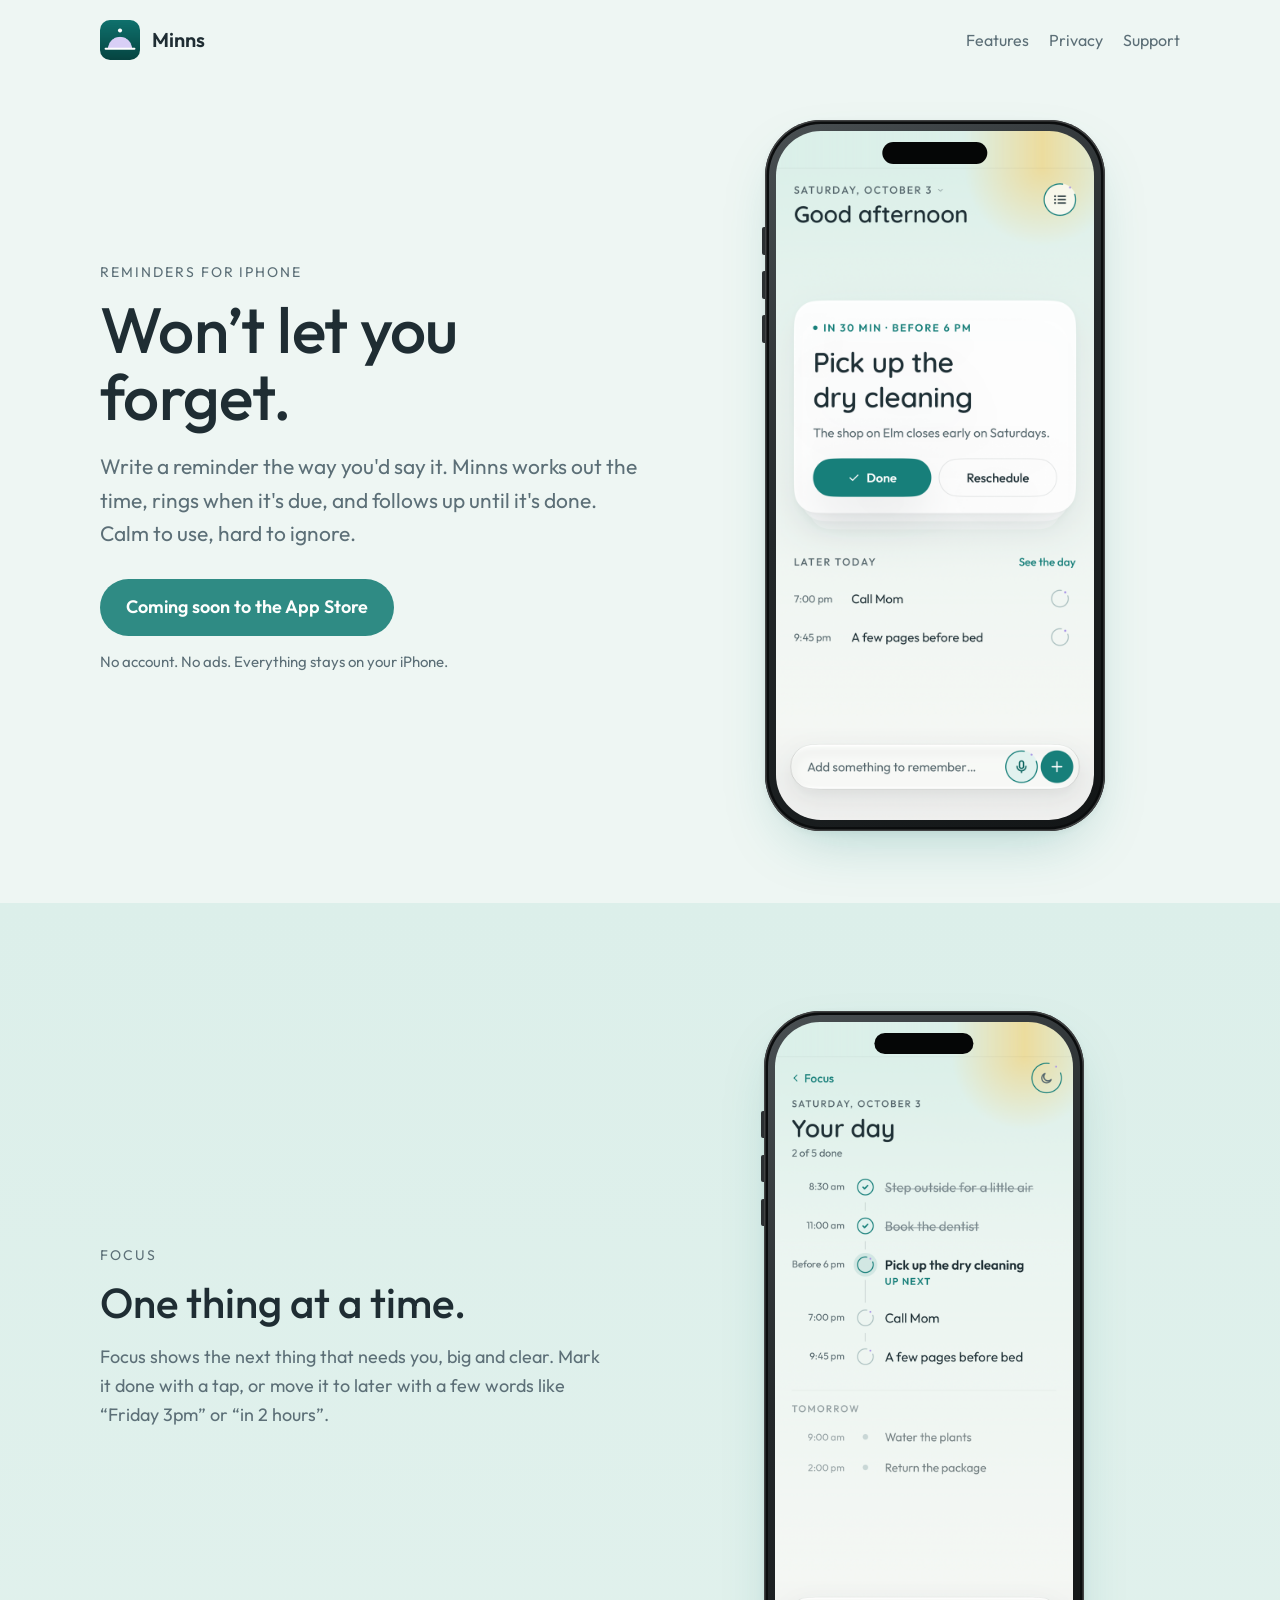
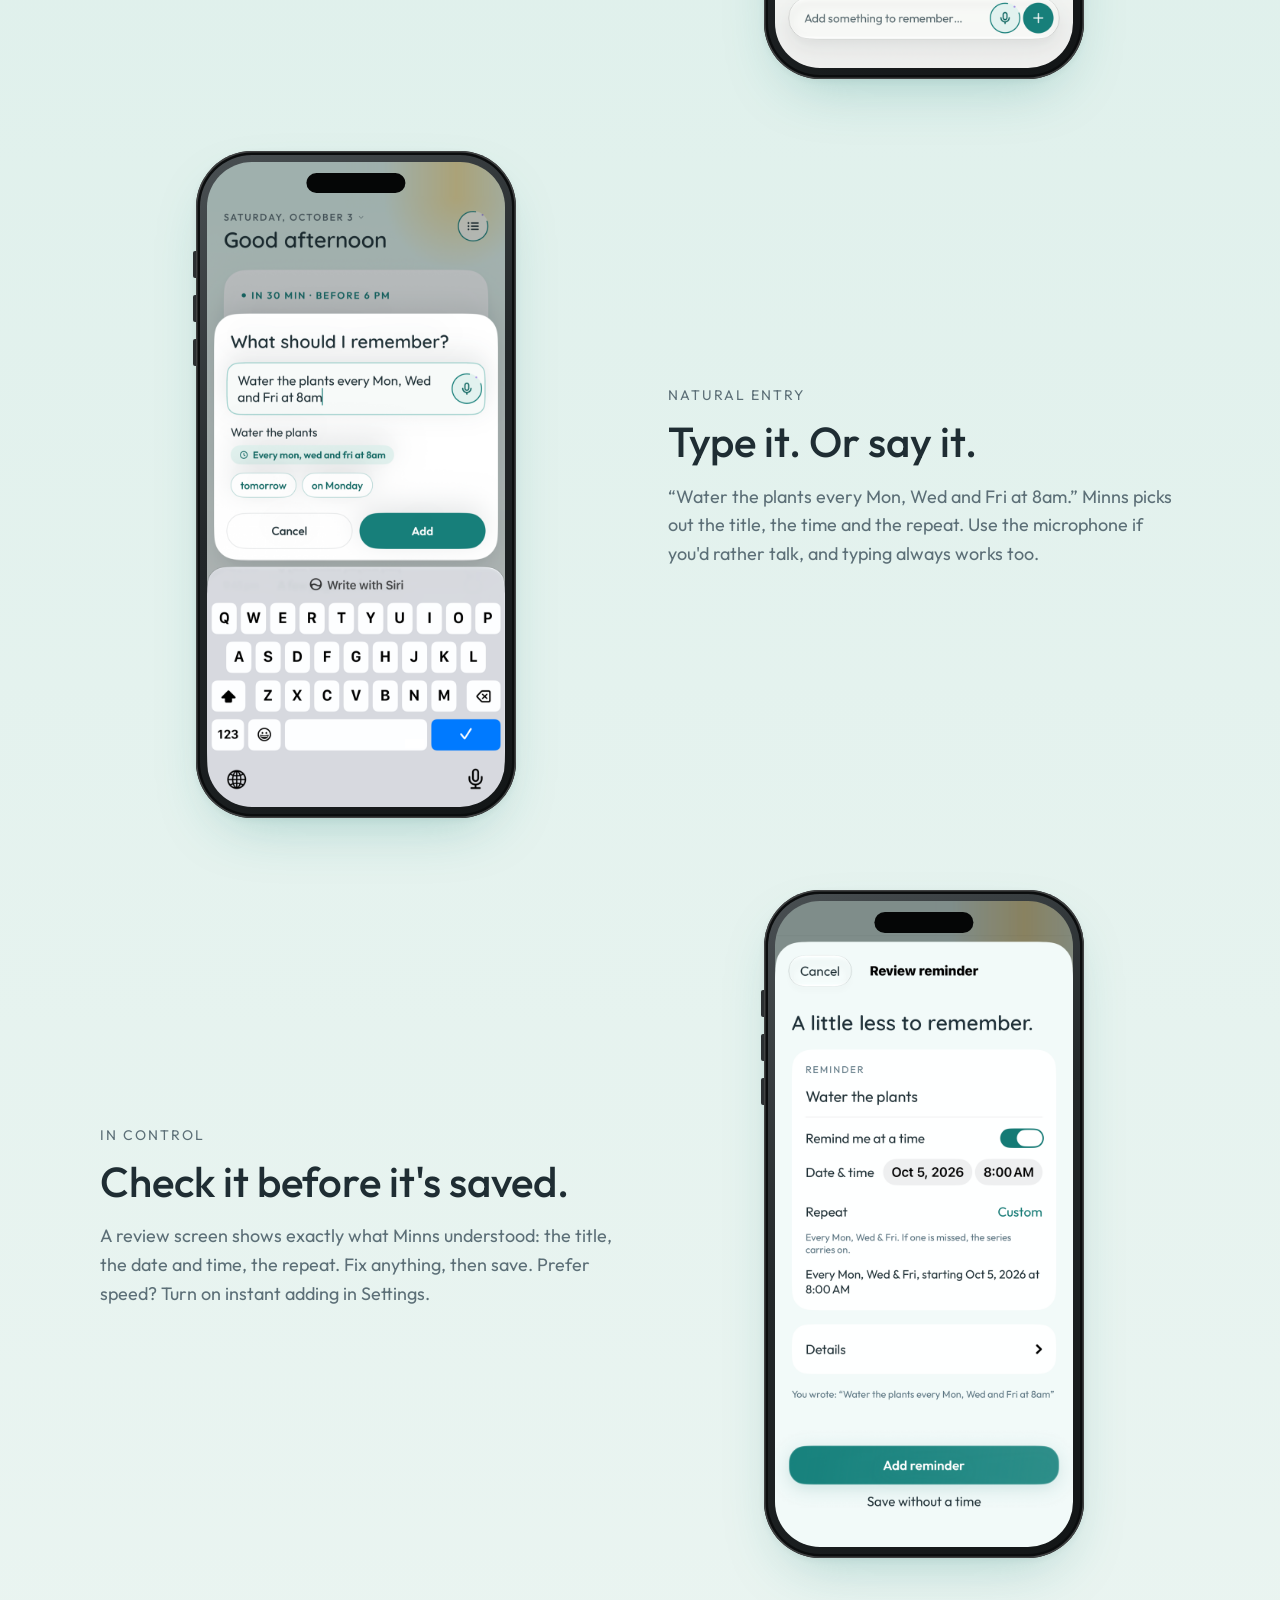
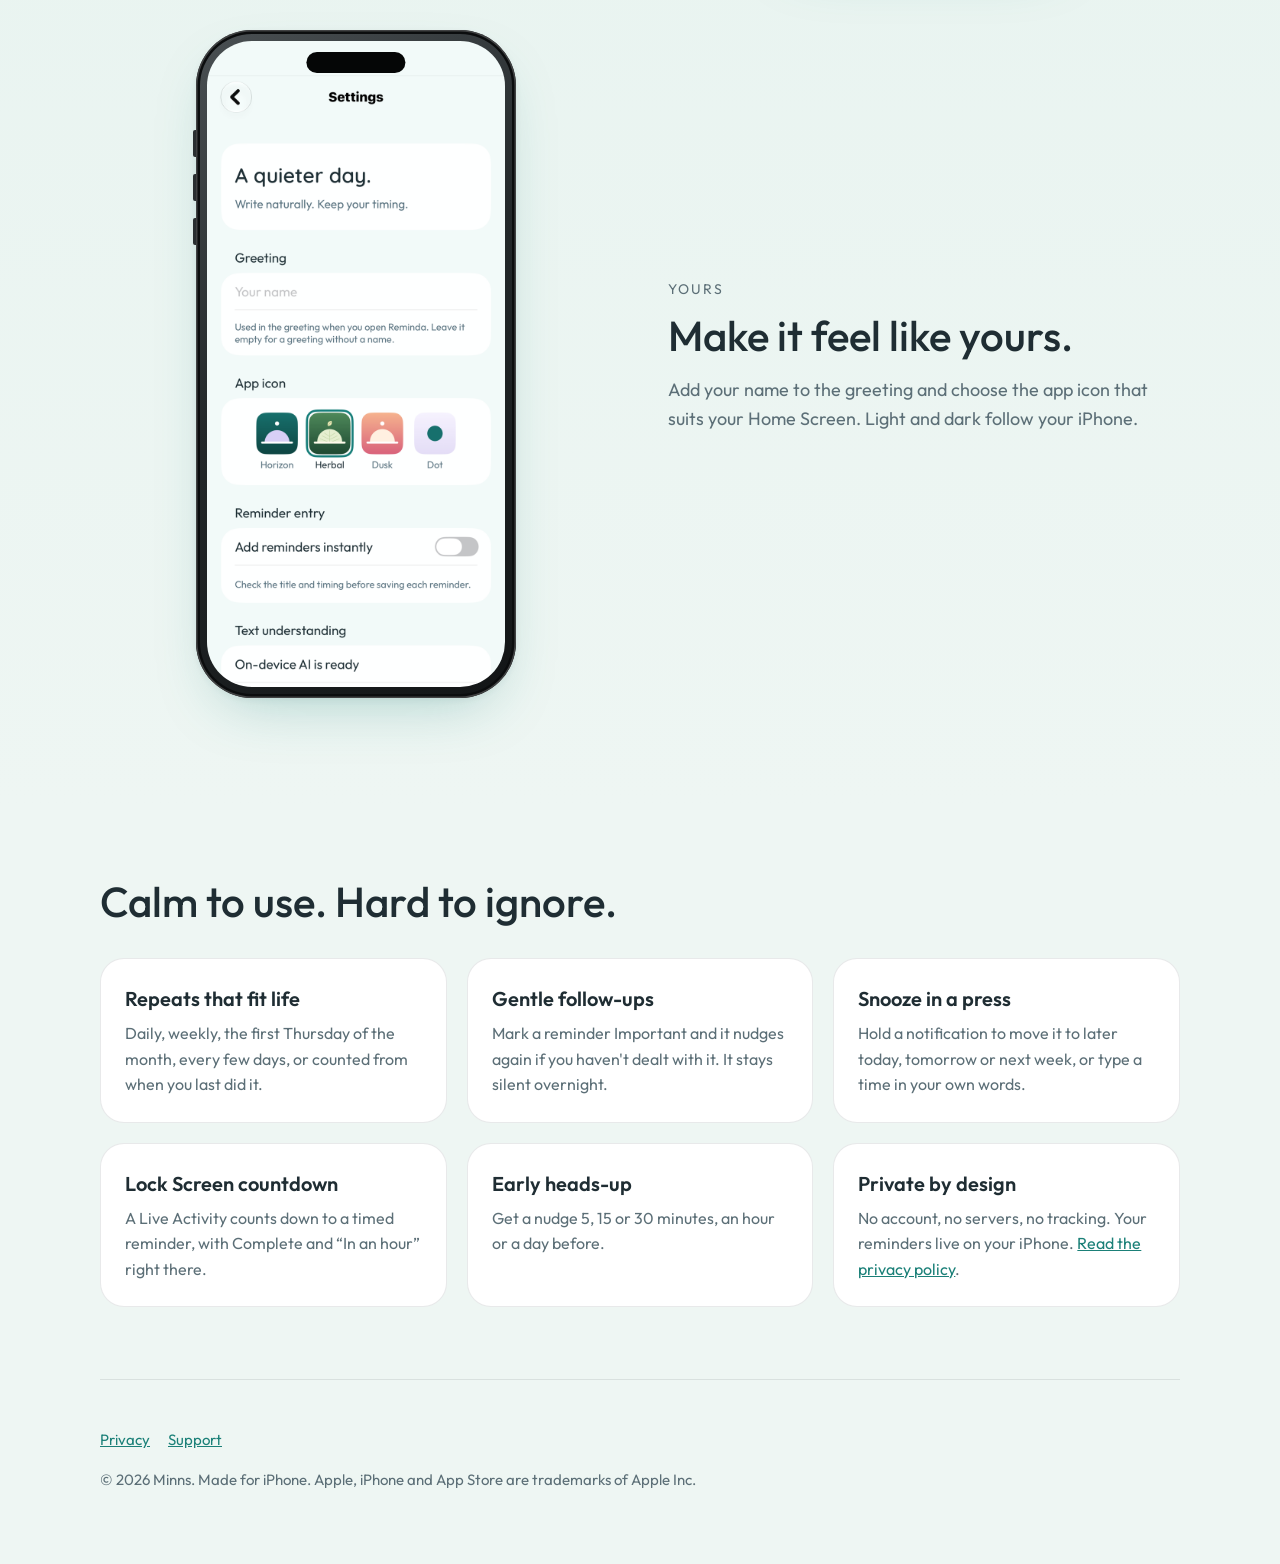
<file: index.html>
<!doctype html>
<html lang="en">
<head>
<meta charset="utf-8">
<meta name="viewport" content="width=device-width, initial-scale=1">
<title>Minns — Won’t Let You Forget</title>
<meta name="description" content="Minns is an iPhone reminder app that won't let you forget. Type or say a reminder the way you'd write it, and it rings when it's due and follows up until it's done. No account, everything stays on your phone.">
<meta name="theme-color" content="#eef6f3">
<link rel="icon" href="icon.png">
<link rel="apple-touch-icon" href="icon.png">
<link rel="preconnect" href="https://fonts.googleapis.com">
<link rel="preconnect" href="https://fonts.gstatic.com" crossorigin>
<link rel="stylesheet" href="https://fonts.googleapis.com/css2?family=Outfit:wght@400;500;600&display=swap">
<link rel="stylesheet" href="style.css">
</head>
<body>
<div class="wrap">
  <header class="site">
    <a class="brand" href="./"><img src="icon.png" alt="" width="40" height="40">Minns</a>
    <nav class="site"><a href="#features">Features</a><a href="privacy.html">Privacy</a><a href="support.html">Support</a></nav>
  </header>

  <section class="hero">
    <div>
      <p class="eyebrow">Reminders for iPhone</p>
      <h1>Won’t let you forget.</h1>
      <p class="lede">Write a reminder the way you'd say it. Minns works out the time, rings when it's due, and follows up until it's done. Calm to use, hard to ignore.</p>
      <span class="badge soon">Coming soon to the App Store</span>
      <p class="note">No account. No ads. Everything stays on your iPhone.</p>
    </div>
    <div class="phone"><img src="assets/focus.png" width="780" height="1690" alt="Minns's Focus screen showing one reminder, Pick up the dry cleaning, with Done and Reschedule buttons"></div>
  </section>
</div>

<section class="band wash" id="features">
  <div class="wrap">
    <div class="feature">
      <div class="copy">
        <p class="eyebrow">Focus</p>
        <h2>One thing at a time.</h2>
        <p>Focus shows the next thing that needs you, big and clear. Mark it done with a tap, or move it to later with a few words like “Friday 3pm” or “in 2 hours”.</p>
      </div>
      <div class="phone"><img src="assets/day.png" width="780" height="1690" loading="lazy" alt="Your day timeline with two reminders done, the next one highlighted, and tomorrow below"></div>
    </div>

    <div class="feature flip">
      <div class="copy">
        <p class="eyebrow">Natural entry</p>
        <h2>Type it. Or say it.</h2>
        <p>“Water the plants every Mon, Wed and Fri at 8am.” Minns picks out the title, the time and the repeat. Use the microphone if you'd rather talk, and typing always works too.</p>
      </div>
      <div class="phone"><img src="assets/compose.png" width="780" height="1690" loading="lazy" alt="The add sheet with the text 'Water the plants every Mon, Wed and Fri at 8am' understood as a repeating reminder"></div>
    </div>

    <div class="feature">
      <div class="copy">
        <p class="eyebrow">In control</p>
        <h2>Check it before it's saved.</h2>
        <p>A review screen shows exactly what Minns understood: the title, the date and time, the repeat. Fix anything, then save. Prefer speed? Turn on instant adding in Settings.</p>
      </div>
      <div class="phone"><img src="assets/review.png" width="780" height="1690" loading="lazy" alt="The review screen for a repeating reminder showing date, time and repeat rule"></div>
    </div>

    <div class="feature flip">
      <div class="copy">
        <p class="eyebrow">Yours</p>
        <h2>Make it feel like yours.</h2>
        <p>Add your name to the greeting and choose the app icon that suits your Home Screen. Light and dark follow your iPhone.</p>
      </div>
      <div class="phone"><img src="assets/settings.png" width="780" height="1690" loading="lazy" alt="Settings with a greeting name field and a choice of four app icons"></div>
    </div>
  </div>
</section>

<section class="band">
  <div class="wrap">
    <h2>Calm to use. Hard to ignore.</h2>
    <div class="grid">
      <div class="card"><h3>Repeats that fit life</h3><p>Daily, weekly, the first Thursday of the month, every few days, or counted from when you last did it.</p></div>
      <div class="card"><h3>Gentle follow-ups</h3><p>Mark a reminder Important and it nudges again if you haven't dealt with it. It stays silent overnight.</p></div>
      <div class="card"><h3>Snooze in a press</h3><p>Hold a notification to move it to later today, tomorrow or next week, or type a time in your own words.</p></div>
      <div class="card"><h3>Lock Screen countdown</h3><p>A Live Activity counts down to a timed reminder, with Complete and “In an hour” right there.</p></div>
      <div class="card"><h3>Early heads-up</h3><p>Get a nudge 5, 15 or 30 minutes, an hour or a day before.</p></div>
      <div class="card"><h3>Private by design</h3><p>No account, no servers, no tracking. Your reminders live on your iPhone. <a href="privacy.html">Read the privacy policy</a>.</p></div>
    </div>
  </div>
</section>

<div class="wrap">
  <footer class="site">
    <a href="privacy.html">Privacy</a><a href="support.html">Support</a>
    <p style="margin-top:16px">© 2026 Minns. Made for iPhone. Apple, iPhone and App Store are trademarks of Apple Inc.</p>
  </footer>
</div>
</body>
</html>
</file>
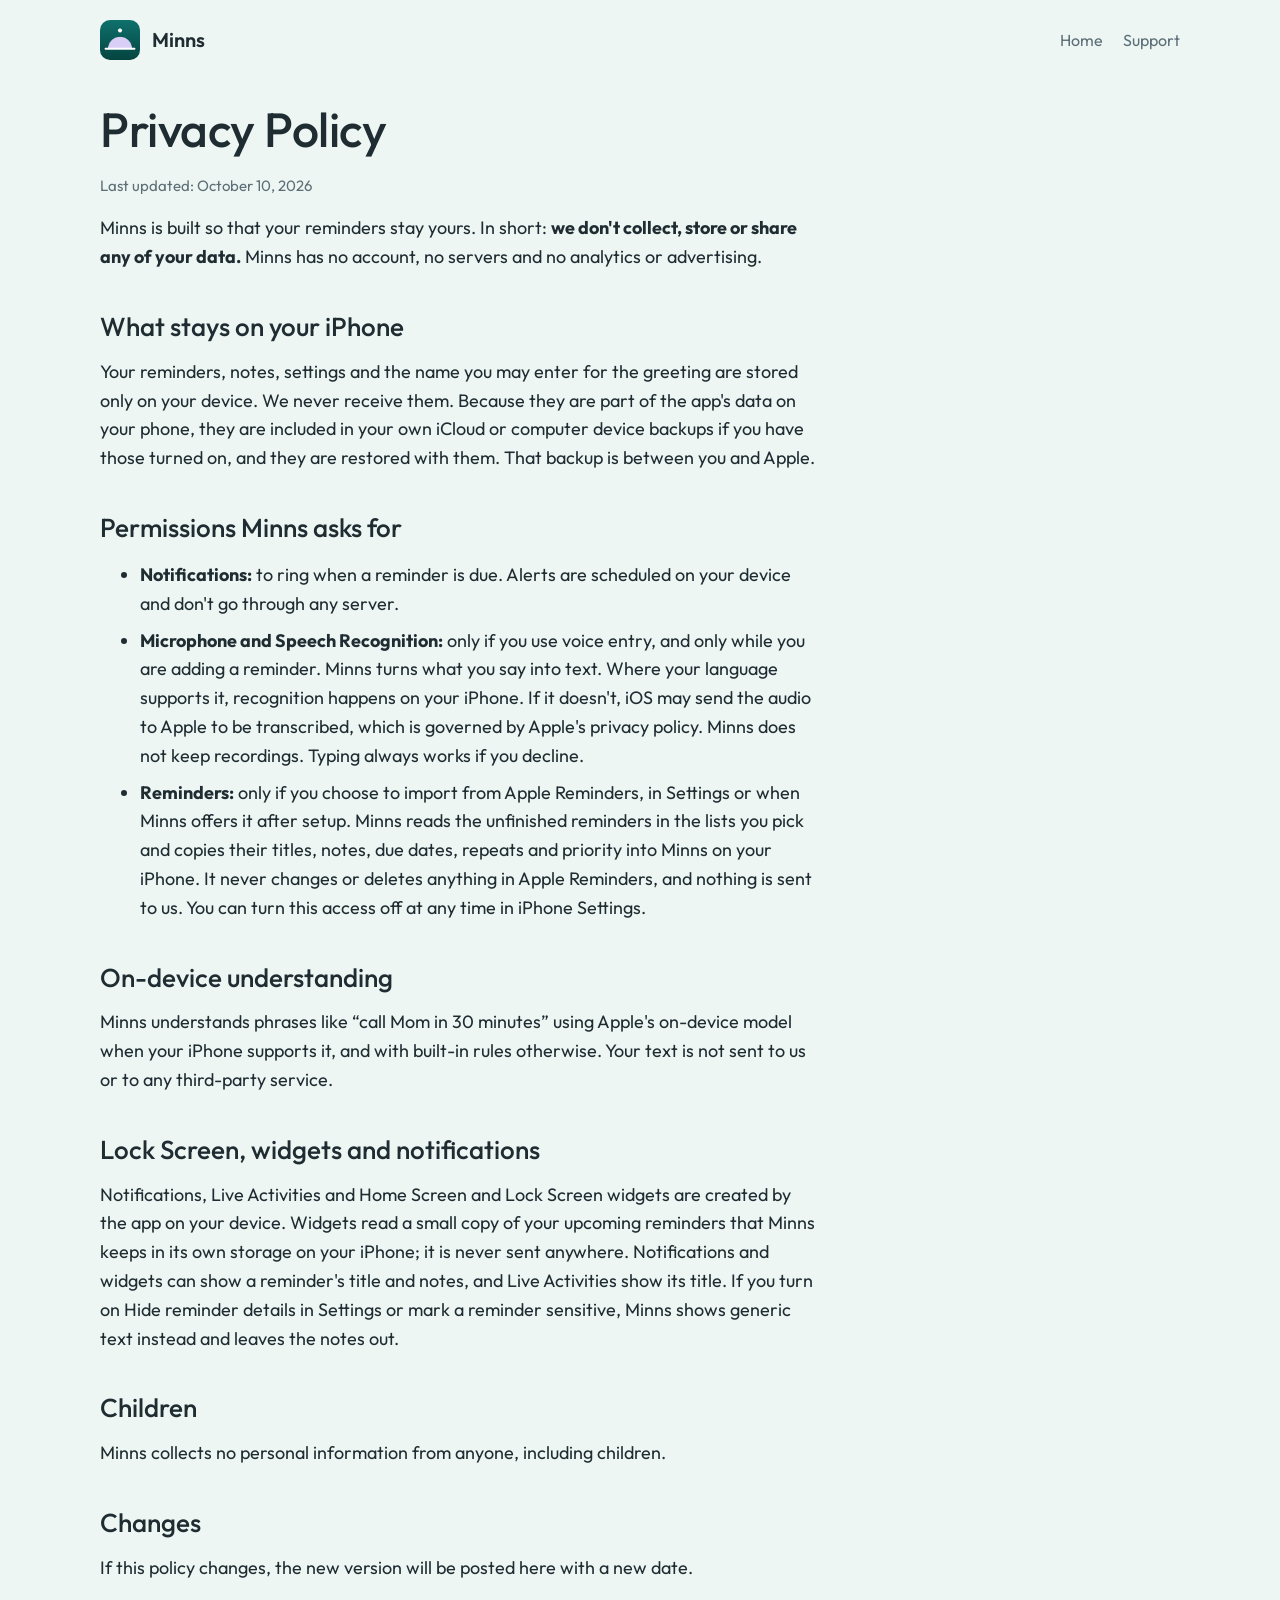
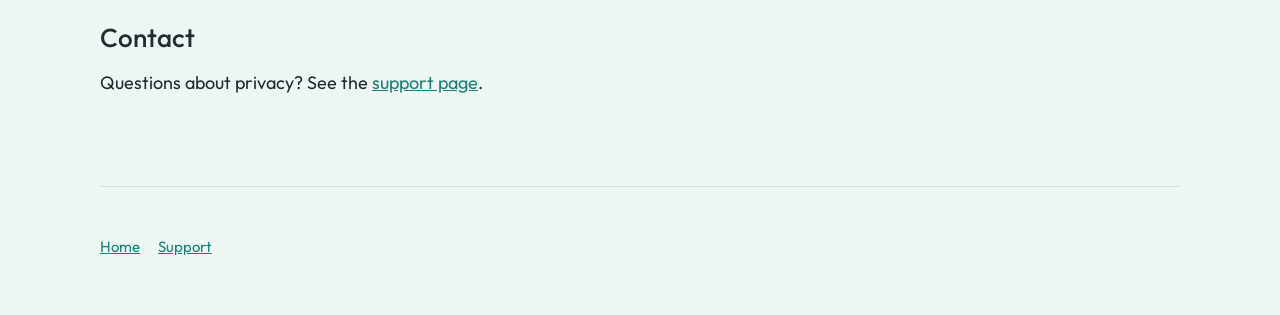
<file: privacy.html>
<!doctype html>
<html lang="en">
<head>
<meta charset="utf-8">
<meta name="viewport" content="width=device-width, initial-scale=1">
<title>Privacy Policy — Minns</title>
<meta name="description" content="Minns collects no personal data. Your reminders stay on your iPhone.">
<link rel="icon" href="icon.png">
<link rel="stylesheet" href="https://fonts.googleapis.com/css2?family=Outfit:wght@400;500;600&display=swap">
<link rel="stylesheet" href="style.css">
</head>
<body>
<div class="wrap">
  <header class="site">
    <a class="brand" href="./"><img src="icon.png" alt="" width="40" height="40">Minns</a>
    <nav class="site"><a href="./">Home</a><a href="support.html">Support</a></nav>
  </header>
  <main class="doc">
    <h1>Privacy Policy</h1>
    <p class="meta">Last updated: October 10, 2026</p>

    <p>Minns is built so that your reminders stay yours. In short: <strong>we don't collect, store or share any of your data.</strong> Minns has no account, no servers and no analytics or advertising.</p>

    <h2>What stays on your iPhone</h2>
    <p>Your reminders, notes, settings and the name you may enter for the greeting are stored only on your device. We never receive them. Because they are part of the app's data on your phone, they are included in your own iCloud or computer device backups if you have those turned on, and they are restored with them. That backup is between you and Apple.</p>

    <h2>Permissions Minns asks for</h2>
    <ul>
      <li><strong>Notifications:</strong> to ring when a reminder is due. Alerts are scheduled on your device and don't go through any server.</li>
      <li><strong>Microphone and Speech Recognition:</strong> only if you use voice entry, and only while you are adding a reminder. Minns turns what you say into text. Where your language supports it, recognition happens on your iPhone. If it doesn't, iOS may send the audio to Apple to be transcribed, which is governed by Apple's privacy policy. Minns does not keep recordings. Typing always works if you decline.</li>
      <li><strong>Reminders:</strong> only if you choose to import from Apple Reminders, in Settings or when Minns offers it after setup. Minns reads the unfinished reminders in the lists you pick and copies their titles, notes, due dates, repeats and priority into Minns on your iPhone. It never changes or deletes anything in Apple Reminders, and nothing is sent to us. You can turn this access off at any time in iPhone Settings.</li>
    </ul>

    <h2>On-device understanding</h2>
    <p>Minns understands phrases like “call Mom in 30 minutes” using Apple's on-device model when your iPhone supports it, and with built-in rules otherwise. Your text is not sent to us or to any third-party service.</p>

    <h2>Lock Screen, widgets and notifications</h2>
    <p>Notifications, Live Activities and Home Screen and Lock Screen widgets are created by the app on your device. Widgets read a small copy of your upcoming reminders that Minns keeps in its own storage on your iPhone; it is never sent anywhere. Notifications and widgets can show a reminder's title and notes, and Live Activities show its title. If you turn on Hide reminder details in Settings or mark a reminder sensitive, Minns shows generic text instead and leaves the notes out.</p>

    <h2>Children</h2>
    <p>Minns collects no personal information from anyone, including children.</p>

    <h2>Changes</h2>
    <p>If this policy changes, the new version will be posted here with a new date.</p>

    <h2>Contact</h2>
    <p>Questions about privacy? See the <a href="support.html">support page</a>.</p>
  </main>
  <footer class="site"><a href="./">Home</a><a href="support.html">Support</a></footer>
</div>
</body>
</html>
</file>
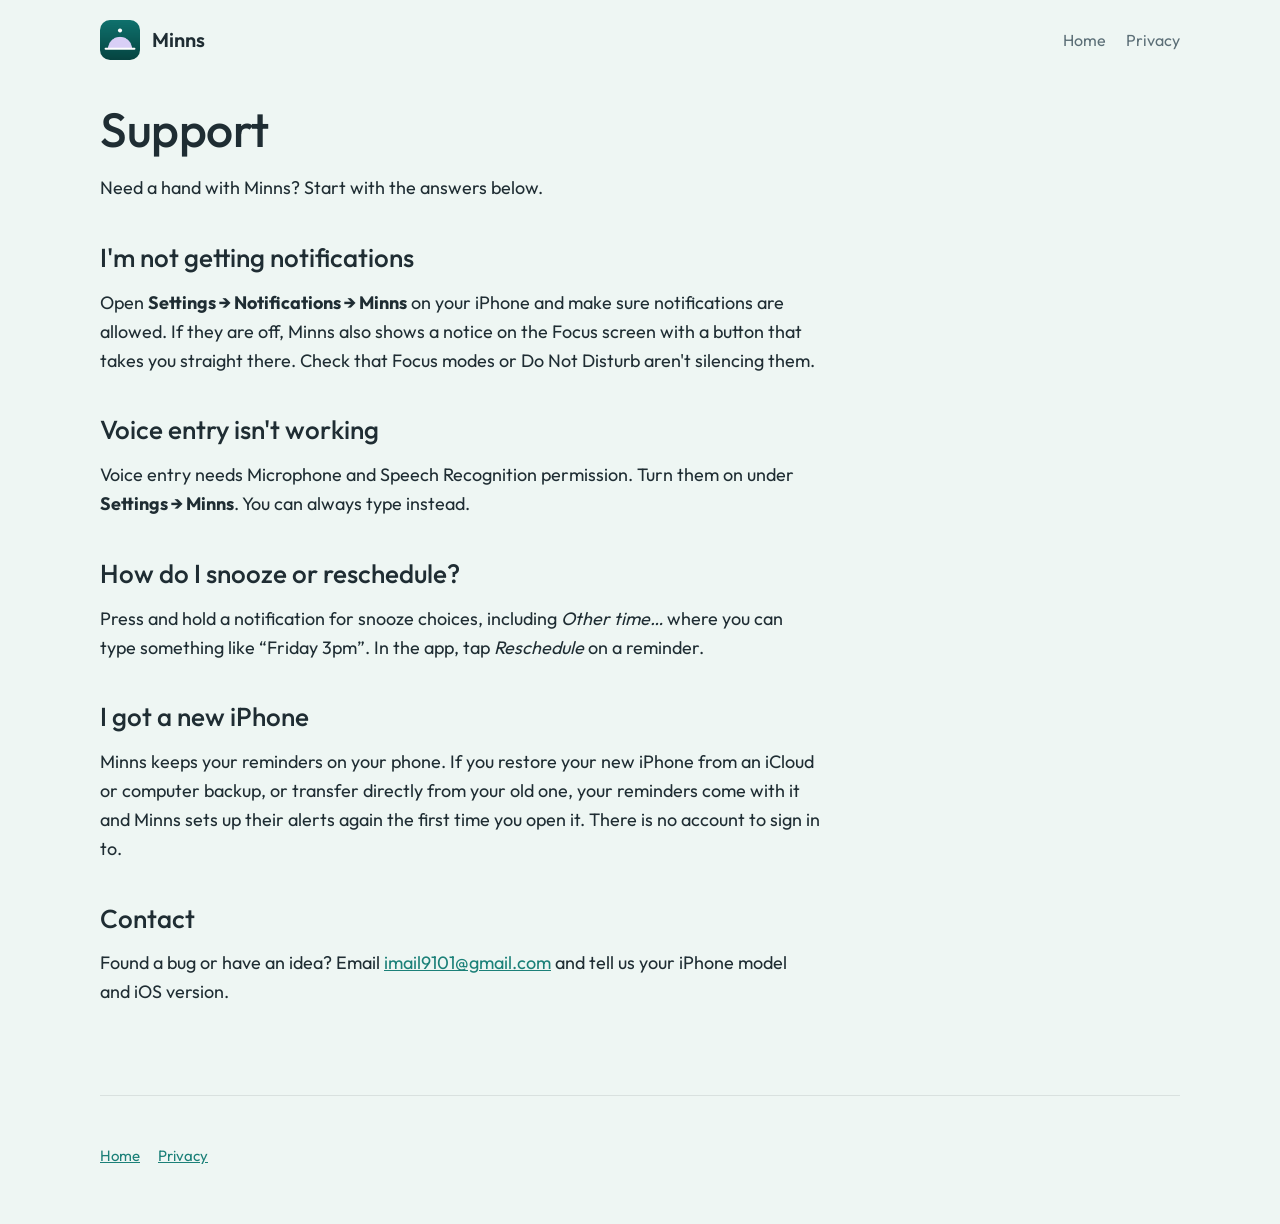
<file: support.html>
<!doctype html>
<html lang="en">
<head>
<meta charset="utf-8">
<meta name="viewport" content="width=device-width, initial-scale=1">
<title>Support — Minns</title>
<meta name="description" content="Help with Minns: notifications, voice entry, repeats, switching phones and how to get in touch.">
<link rel="icon" href="icon.png">
<link rel="stylesheet" href="https://fonts.googleapis.com/css2?family=Outfit:wght@400;500;600&display=swap">
<link rel="stylesheet" href="style.css">
</head>
<body>
<div class="wrap">
  <header class="site">
    <a class="brand" href="./"><img src="icon.png" alt="" width="40" height="40">Minns</a>
    <nav class="site"><a href="./">Home</a><a href="privacy.html">Privacy</a></nav>
  </header>
  <main class="doc">
    <h1>Support</h1>
    <p>Need a hand with Minns? Start with the answers below.</p>

    <h2>I'm not getting notifications</h2>
    <p>Open <strong>Settings → Notifications → Minns</strong> on your iPhone and make sure notifications are allowed. If they are off, Minns also shows a notice on the Focus screen with a button that takes you straight there. Check that Focus modes or Do Not Disturb aren't silencing them.</p>

    <h2>Voice entry isn't working</h2>
    <p>Voice entry needs Microphone and Speech Recognition permission. Turn them on under <strong>Settings → Minns</strong>. You can always type instead.</p>

    <h2>How do I snooze or reschedule?</h2>
    <p>Press and hold a notification for snooze choices, including <em>Other time…</em> where you can type something like “Friday 3pm”. In the app, tap <em>Reschedule</em> on a reminder.</p>

    <h2>I got a new iPhone</h2>
    <p>Minns keeps your reminders on your phone. If you restore your new iPhone from an iCloud or computer backup, or transfer directly from your old one, your reminders come with it and Minns sets up their alerts again the first time you open it. There is no account to sign in to.</p>

    <h2>Contact</h2>
    <p>Found a bug or have an idea? Email <a href="mailto:imail9101@gmail.com">imail9101@gmail.com</a> and tell us your iPhone model and iOS version.</p>
  </main>
  <footer class="site"><a href="./">Home</a><a href="privacy.html">Privacy</a></footer>
</div>
</body>
</html>
</file>
<file: style.css>
:root {
  --bg: #eef6f3;
  --bg-wash: #dcefea;
  --card: #ffffff;
  --ink: #1f2d33;
  --muted: #5c6f77;
  --teal: #1b8078;
  --teal-ink: #ffffff;
  --line: rgba(31, 45, 51, 0.1);
  --shadow: 0 24px 60px -24px rgba(27, 128, 120, 0.35), 0 2px 6px rgba(31, 45, 51, 0.06);
}
@media (prefers-color-scheme: dark) {
  :root {
    --bg: #0b0f10;
    --bg-wash: #10201f;
    --card: #1a2022;
    --ink: #eaf2f0;
    --muted: #9bb0b0;
    --teal: #4fb3a8;
    --teal-ink: #08201d;
    --line: rgba(234, 242, 240, 0.12);
    --shadow: 0 24px 60px -24px rgba(0, 0, 0, 0.8);
  }
}

* { box-sizing: border-box; }
html { scroll-behavior: smooth; }
body {
  margin: 0;
  font-family: "Outfit", system-ui, -apple-system, "Segoe UI", sans-serif;
  font-size: 18px;
  line-height: 1.6;
  color: var(--ink);
  background: var(--bg);
  -webkit-font-smoothing: antialiased;
}
img { max-width: 100%; height: auto; display: block; }
a { color: var(--teal); }

.wrap { width: min(1080px, 100% - 32px); margin-inline: auto; }

header.site {
  display: flex; align-items: center; justify-content: space-between;
  padding: 20px 0;
}
.brand { display: flex; align-items: center; gap: 12px; text-decoration: none; color: var(--ink); font-weight: 600; font-size: 20px; }
.brand img { width: 40px; height: 40px; border-radius: 10px; }
nav.site a { margin-left: 20px; text-decoration: none; color: var(--muted); font-size: 16px; }
nav.site a:hover { color: var(--ink); }

.hero {
  display: grid; grid-template-columns: 1.05fr 0.95fr; gap: 48px; align-items: center;
  padding: 40px 0 72px;
}
.eyebrow { font-size: 14px; letter-spacing: 0.14em; text-transform: uppercase; color: var(--muted); margin: 0 0 12px; }
h1 { font-size: clamp(40px, 6vw, 64px); line-height: 1.05; margin: 0 0 20px; font-weight: 500; letter-spacing: -0.01em; }
.lede { font-size: 21px; color: var(--muted); margin: 0 0 28px; max-width: 30em; }
.badge {
  display: inline-block; padding: 14px 26px; border-radius: 999px;
  background: var(--teal); color: var(--teal-ink); font-weight: 600; text-decoration: none;
}
.badge.soon { opacity: 0.9; cursor: default; }
.note { font-size: 15px; color: var(--muted); margin-top: 14px; }

/* iPhone shell: titanium bezel, Dynamic Island and side buttons around a screenshot */
.phone {
  --bezel: 11px;
  position: relative;
  padding: var(--bezel);
  border-radius: 56px;
  background: linear-gradient(145deg, #4a5053 0%, #23282a 45%, #121516 100%);
  box-shadow:
    inset 0 0 0 1.5px rgba(255, 255, 255, 0.22),
    inset 0 0 0 4px #0b0d0e,
    var(--shadow);
}
.phone img { border-radius: calc(56px - var(--bezel)); background: var(--bg-wash); }
.phone::before { /* Dynamic Island */
  content: ""; position: absolute; z-index: 2;
  top: calc(var(--bezel) + 11px); left: 50%; transform: translateX(-50%);
  width: 31%; height: 3.1%; max-height: 28px; min-height: 18px;
  background: #050606; border-radius: 999px;
}
.phone::after { /* action + volume buttons */
  content: ""; position: absolute; left: -3px; top: 15%;
  width: 3px; height: 4%; border-radius: 2px 0 0 2px;
  background: #2a2f31;
  box-shadow: 0 calc(5vh - 1px) 0 0 #2a2f31, 0 calc(10vh - 2px) 0 0 #2a2f31;
}
.hero .phone { max-width: 340px; margin-inline: auto; }

section.band { padding: 72px 0; }
section.band.wash { background: linear-gradient(180deg, var(--bg-wash), var(--bg)); }
h2 { font-size: clamp(30px, 4vw, 42px); line-height: 1.15; margin: 0 0 16px; font-weight: 500; }
h3 { font-size: 20px; margin: 0 0 6px; font-weight: 600; }
p { margin: 0 0 16px; }

.feature {
  display: grid; grid-template-columns: 1fr 1fr; gap: 56px; align-items: center;
  padding: 36px 0;
}
.feature.flip .copy { order: 2; }
.feature .phone { max-width: 320px; margin-inline: auto; }
.feature p { color: var(--muted); }

.grid { display: grid; grid-template-columns: repeat(3, 1fr); gap: 20px; margin-top: 32px; }
.card { background: var(--card); border: 1px solid var(--line); border-radius: 24px; padding: 24px; }
.card p { color: var(--muted); margin: 0; font-size: 16px; }

footer.site { padding: 48px 0 56px; color: var(--muted); font-size: 15px; border-top: 1px solid var(--line); }
footer.site a { margin-right: 18px; }

/* text pages */
main.doc { padding: 24px 0 72px; max-width: 720px; }
main.doc h1 { font-size: clamp(34px, 5vw, 48px); }
main.doc h2 { font-size: 26px; margin-top: 40px; }
main.doc li { margin-bottom: 8px; }
.meta { color: var(--muted); font-size: 15px; }

@media (max-width: 820px) {
  .hero, .feature { grid-template-columns: 1fr; gap: 32px; }
  .feature.flip .copy { order: 0; }
  .grid { grid-template-columns: 1fr; }
  nav.site a { margin-left: 14px; font-size: 15px; }
  nav.site a[href="#features"] { display: none; }
  .brand { font-size: 18px; }
  body { font-size: 17px; }
}
@media (prefers-reduced-motion: reduce) { html { scroll-behavior: auto; } }
</file>
